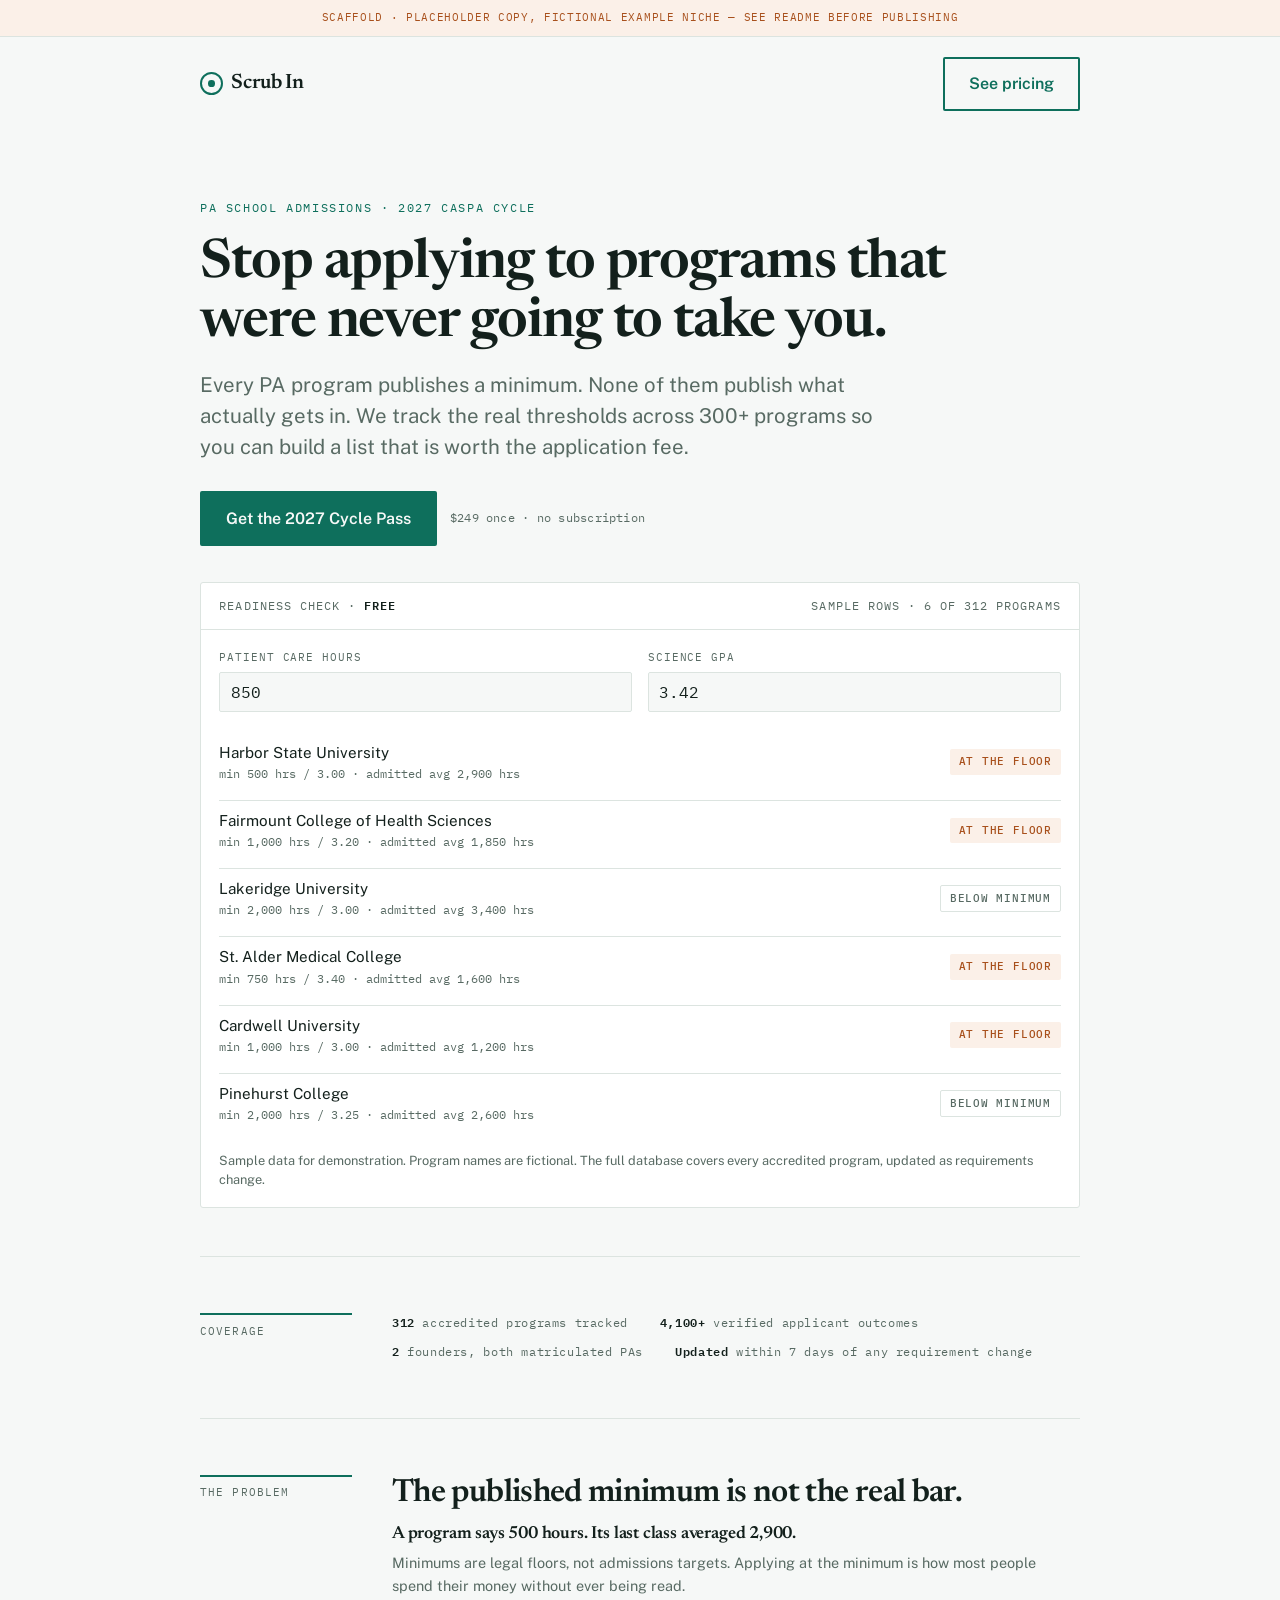
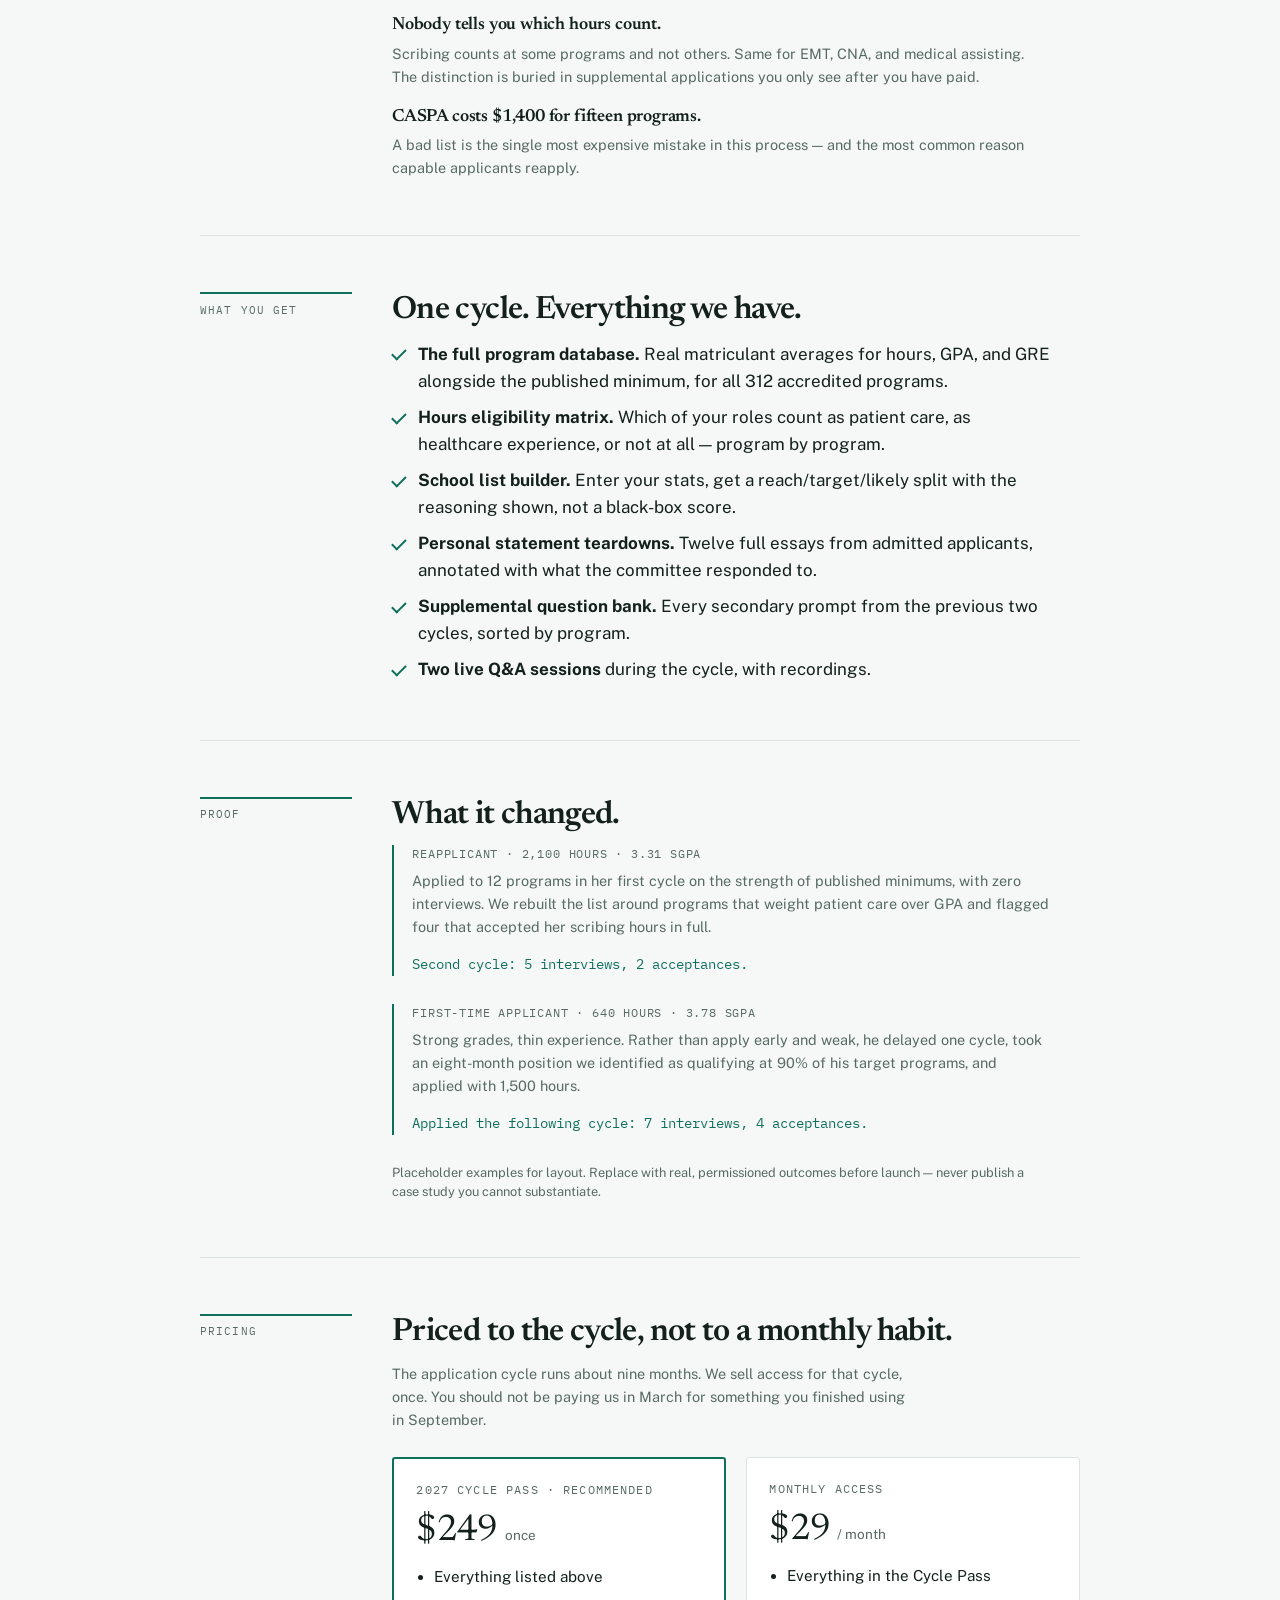
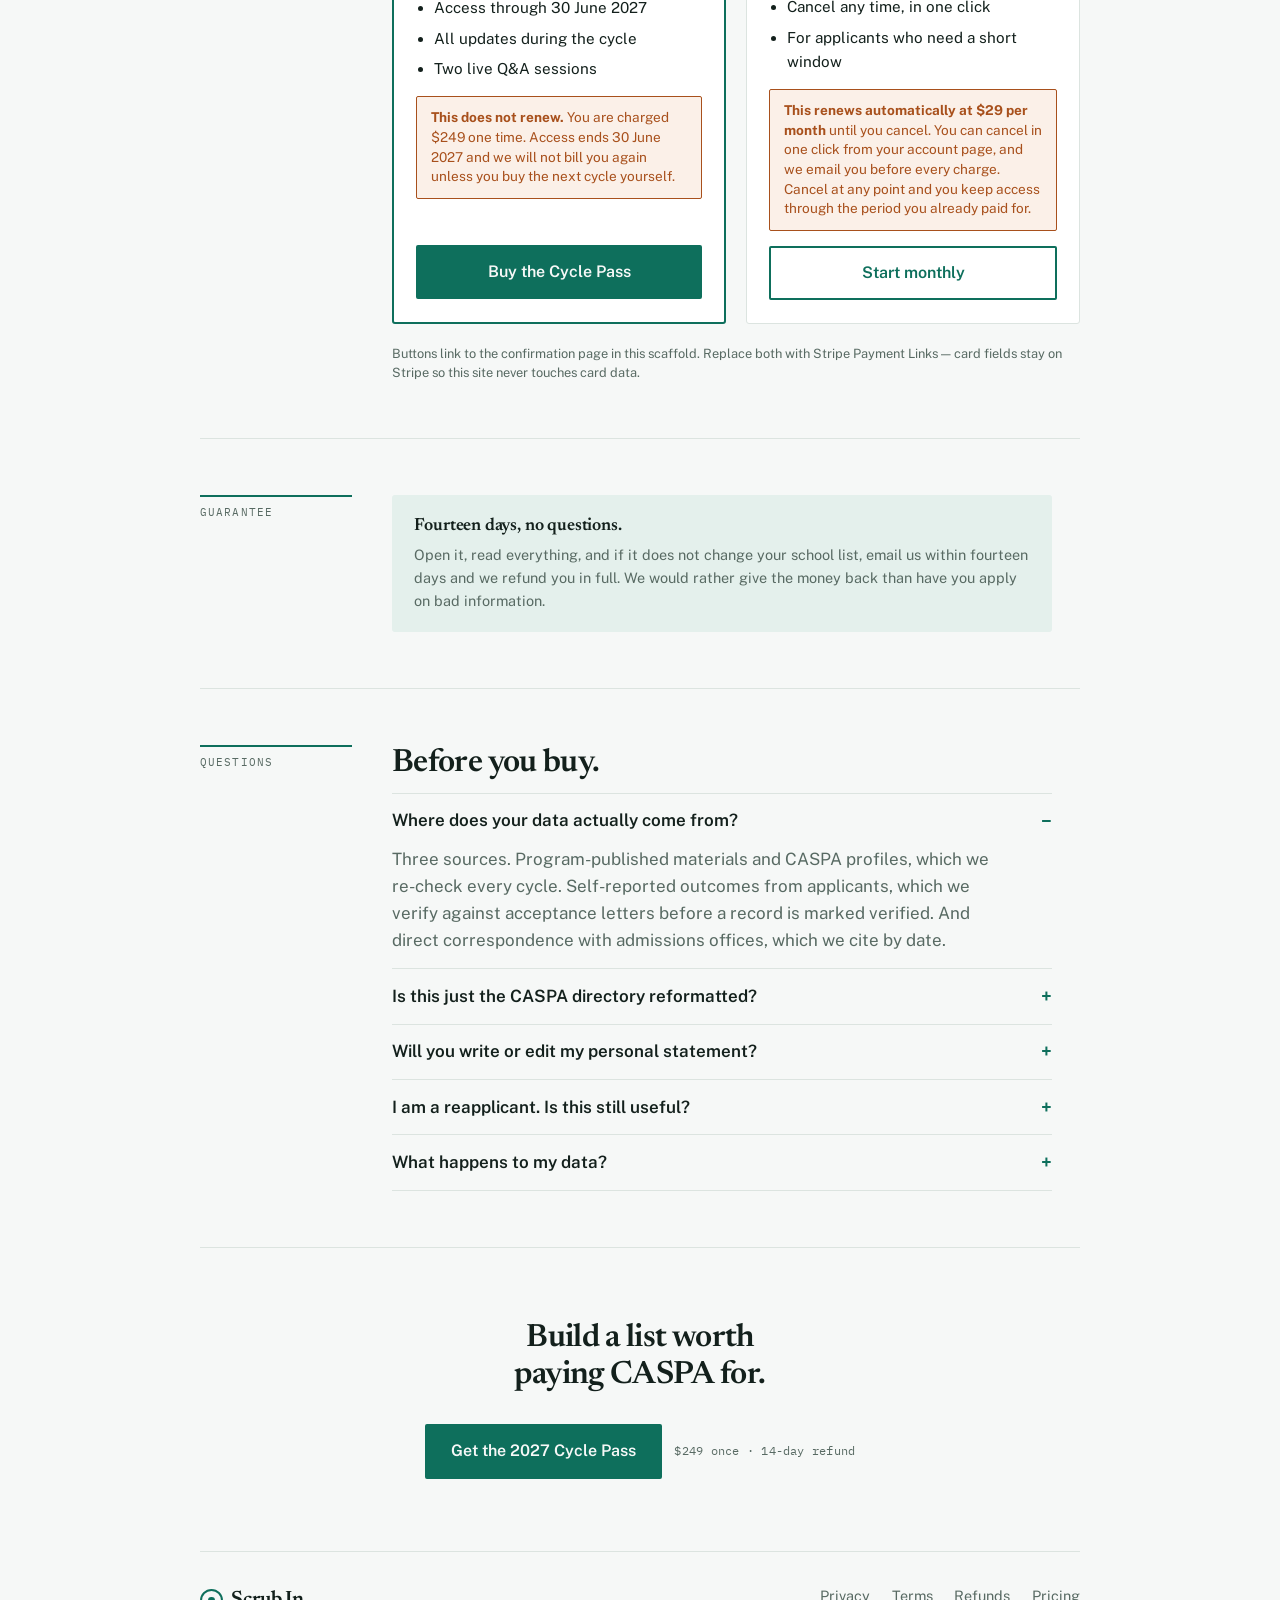
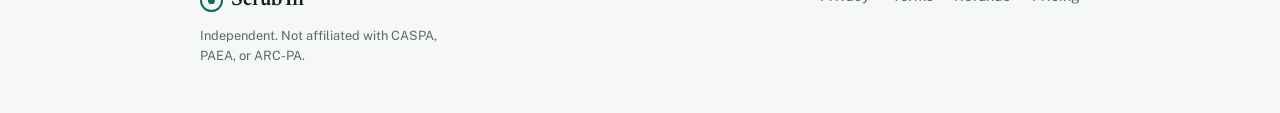
<file: venture/index.html>
<!doctype html>
<html lang="en">
<head>
<meta charset="utf-8">
<meta name="viewport" content="width=device-width, initial-scale=1, viewport-fit=cover">
<title>Scrub In</title>
<meta name="description" content="Know which PA programs you are actually competitive for, before you spend $1,400 on CASPA.">
<link rel="preconnect" href="https://fonts.googleapis.com">
<link rel="preconnect" href="https://fonts.gstatic.com" crossorigin>
<link rel="stylesheet" href="https://fonts.googleapis.com/css2?family=IBM+Plex+Mono:wght@400;500&family=Newsreader:opsz,wght@6..72,400;6..72,600&family=Public+Sans:wght@400;600;700&display=swap">
<link rel="stylesheet" href="styles.css">
</head>
<body>

<div class="scaffold">Scaffold &middot; placeholder copy, fictional example niche &mdash; see README before publishing</div>

<div class="wrap">

  <header class="masthead">
    <a class="logo" href="index.html"><span class="mark"></span>Scrub In</a>
    <a class="btn ghost" href="#pricing">See pricing</a>
  </header>

  <!-- 1 ─ HERO -->
  <section class="hero">
    <div class="kicker">PA school admissions &middot; 2027 CASPA cycle</div>
    <h1>Stop applying to programs that were never going to take you.</h1>
    <p class="lede">Every PA program publishes a minimum. None of them publish what actually gets in. We track the real thresholds across 300+ programs so you can build a list that is worth the application fee.</p>

    <div class="cta-row">
      <a class="btn" href="#pricing">Get the 2027 Cycle Pass</a>
      <span class="btn-note">$249 once &middot; no subscription</span>
    </div>

    <!-- free tool before the paywall: the thesis of the whole business -->
    <div class="chart">
      <div class="chart-head">
        <span>Readiness check &middot; <strong>free</strong></span>
        <span>Sample rows &middot; 6 of 312 programs</span>
      </div>
      <div class="chart-body">
        <div class="inputs">
          <label>
            <span class="lab">Patient care hours</span>
            <input id="pce" type="number" inputmode="numeric" min="0" max="20000" step="50" value="850">
          </label>
          <label>
            <span class="lab">Science GPA</span>
            <input id="gpa" type="number" inputmode="decimal" min="0" max="4" step="0.01" value="3.42">
          </label>
        </div>
        <div class="results" id="results"></div>
        <p class="tiny" style="margin-top:1.1rem">Sample data for demonstration. Program names are fictional. The full database covers every accredited program, updated as requirements change.</p>
      </div>
    </div>
  </section>

  <!-- 2 ─ CREDIBILITY -->
  <section class="block wide">
    <div class="field">Coverage</div>
    <div class="body">
      <div class="cred">
        <span><b>312</b> accredited programs tracked</span>
        <span><b>4,100+</b> verified applicant outcomes</span>
        <span><b>2</b> founders, both matriculated PAs</span>
        <span><b>Updated</b> within 7 days of any requirement change</span>
      </div>
    </div>
  </section>

  <!-- 3 ─ THE PROBLEM -->
  <section class="block">
    <div class="field">The problem</div>
    <div class="body">
      <h2>The published minimum is not the real bar.</h2>
      <ul class="plain">
        <li>
          <h3>A program says 500 hours. Its last class averaged 2,900.</h3>
          <p class="small">Minimums are legal floors, not admissions targets. Applying at the minimum is how most people spend their money without ever being read.</p>
        </li>
        <li>
          <h3>Nobody tells you which hours count.</h3>
          <p class="small">Scribing counts at some programs and not others. Same for EMT, CNA, and medical assisting. The distinction is buried in supplemental applications you only see after you have paid.</p>
        </li>
        <li>
          <h3>CASPA costs $1,400 for fifteen programs.</h3>
          <p class="small">A bad list is the single most expensive mistake in this process &mdash; and the most common reason capable applicants reapply.</p>
        </li>
      </ul>
    </div>
  </section>

  <!-- 4 ─ THE OFFER -->
  <section class="block">
    <div class="field">What you get</div>
    <div class="body">
      <h2>One cycle. Everything we have.</h2>
      <ul class="ticks">
        <li><strong>The full program database.</strong> Real matriculant averages for hours, GPA, and GRE alongside the published minimum, for all 312 accredited programs.</li>
        <li><strong>Hours eligibility matrix.</strong> Which of your roles count as patient care, as healthcare experience, or not at all &mdash; program by program.</li>
        <li><strong>School list builder.</strong> Enter your stats, get a reach/target/likely split with the reasoning shown, not a black-box score.</li>
        <li><strong>Personal statement teardowns.</strong> Twelve full essays from admitted applicants, annotated with what the committee responded to.</li>
        <li><strong>Supplemental question bank.</strong> Every secondary prompt from the previous two cycles, sorted by program.</li>
        <li><strong>Two live Q&amp;A sessions</strong> during the cycle, with recordings.</li>
      </ul>
    </div>
  </section>

  <!-- 5 ─ PROOF -->
  <section class="block">
    <div class="field">Proof</div>
    <div class="body">
      <h2>What it changed.</h2>

      <div class="case">
        <div class="meta">Reapplicant &middot; 2,100 hours &middot; 3.31 sGPA</div>
        <p class="small">Applied to 12 programs in her first cycle on the strength of published minimums, with zero interviews. We rebuilt the list around programs that weight patient care over GPA and flagged four that accepted her scribing hours in full.</p>
        <p class="result">Second cycle: 5 interviews, 2 acceptances.</p>
      </div>

      <div class="case">
        <div class="meta">First-time applicant &middot; 640 hours &middot; 3.78 sGPA</div>
        <p class="small">Strong grades, thin experience. Rather than apply early and weak, he delayed one cycle, took an eight-month position we identified as qualifying at 90% of his target programs, and applied with 1,500 hours.</p>
        <p class="result">Applied the following cycle: 7 interviews, 4 acceptances.</p>
      </div>

      <p class="tiny" style="margin-top:1.5rem">Placeholder examples for layout. Replace with real, permissioned outcomes before launch &mdash; never publish a case study you cannot substantiate.</p>
    </div>
  </section>

  <!-- 6 ─ PRICING -->
  <section class="block wide" id="pricing">
    <div class="field">Pricing</div>
    <div class="body">
      <h2>Priced to the cycle, not to a monthly habit.</h2>
      <p class="small" style="max-width:58ch;margin-bottom:1.6rem">The application cycle runs about nine months. We sell access for that cycle, once. You should not be paying us in March for something you finished using in September.</p>

      <div class="tiers">
        <div class="tier lead">
          <div class="tname">2027 Cycle Pass &middot; recommended</div>
          <div class="price">$249 <span>once</span></div>
          <ul>
            <li>Everything listed above</li>
            <li>Access through 30 June 2027</li>
            <li>All updates during the cycle</li>
            <li>Two live Q&amp;A sessions</li>
          </ul>
          <div class="renewal"><strong>This does not renew.</strong> You are charged $249 one time. Access ends 30 June 2027 and we will not bill you again unless you buy the next cycle yourself.</div>
          <a class="btn" href="thanks.html">Buy the Cycle Pass</a>
        </div>

        <div class="tier">
          <div class="tname">Monthly access</div>
          <div class="price">$29 <span>/ month</span></div>
          <ul>
            <li>Everything in the Cycle Pass</li>
            <li>Cancel any time, in one click</li>
            <li>For applicants who need a short window</li>
          </ul>
          <div class="renewal"><strong>This renews automatically at $29 per month</strong> until you cancel. You can cancel in one click from your account page, and we email you before every charge. Cancel at any point and you keep access through the period you already paid for.</div>
          <a class="btn ghost" href="thanks.html">Start monthly</a>
        </div>
      </div>

      <p class="tiny" style="margin-top:1.25rem">Buttons link to the confirmation page in this scaffold. Replace both with Stripe Payment Links &mdash; card fields stay on Stripe so this site never touches card data.</p>
    </div>
  </section>

  <!-- 7 ─ RISK REVERSAL -->
  <section class="block">
    <div class="field">Guarantee</div>
    <div class="body">
      <div class="guarantee">
        <h3>Fourteen days, no questions.</h3>
        <p class="small" style="margin:0">Open it, read everything, and if it does not change your school list, email us within fourteen days and we refund you in full. We would rather give the money back than have you apply on bad information.</p>
      </div>
    </div>
  </section>

  <!-- 8 ─ FAQ -->
  <section class="block">
    <div class="field">Questions</div>
    <div class="body">
      <h2>Before you buy.</h2>

      <details open>
        <summary>Where does your data actually come from?</summary>
        <div class="ans">Three sources. Program-published materials and CASPA profiles, which we re-check every cycle. Self-reported outcomes from applicants, which we verify against acceptance letters before a record is marked verified. And direct correspondence with admissions offices, which we cite by date.</div>
      </details>

      <details>
        <summary>Is this just the CASPA directory reformatted?</summary>
        <div class="ans">No. CASPA publishes the minimum. We publish what the admitted class actually looked like, which is almost always a different number, and the gap between those two is the entire product.</div>
      </details>

      <details>
        <summary>Will you write or edit my personal statement?</summary>
        <div class="ans">No. We show you twelve admitted essays with annotations explaining what worked, and we will review a draft you wrote. We do not write application material. Programs treat consultant-written essays as fraud, and so do we.</div>
      </details>

      <details>
        <summary>I am a reapplicant. Is this still useful?</summary>
        <div class="ans">It is most useful for reapplicants. The usual reason a second cycle fails is that the list did not change, only the essay did.</div>
      </details>

      <details>
        <summary>What happens to my data?</summary>
        <div class="ans">We store what you enter to run your list and nothing else. We never sell it, never share it with programs, and you can export or delete everything from your account page at any time. Anything that appears in our published statistics is aggregated and never identifies you.</div>
      </details>
    </div>
  </section>

  <!-- 9 ─ FINAL CTA -->
  <section class="final">
    <h2>Build a list worth paying CASPA for.</h2>
    <div class="cta-row">
      <a class="btn" href="#pricing">Get the 2027 Cycle Pass</a>
      <span class="btn-note">$249 once &middot; 14-day refund</span>
    </div>
  </section>

  <footer>
    <div class="foot-grid">
      <div>
        <a class="logo" href="index.html"><span class="mark"></span>Scrub In</a>
        <p class="tiny" style="margin-top:.6rem;max-width:30ch">Independent. Not affiliated with CASPA, PAEA, or ARC-PA.</p>
      </div>
      <div class="foot-links">
        <a href="privacy.html">Privacy</a>
        <a href="terms.html">Terms</a>
        <a href="refunds.html">Refunds</a>
        <a href="#pricing">Pricing</a>
      </div>
    </div>
  </footer>

</div>

<script>
// Sample program rows. Fictional names, realistic shape.
var PROGRAMS = [
  { name: "Harbor State University",            hours: 500,  gpa: 3.00, avgHours: 2900 },
  { name: "Fairmount College of Health Sciences", hours: 1000, gpa: 3.20, avgHours: 1850 },
  { name: "Lakeridge University",               hours: 2000, gpa: 3.00, avgHours: 3400 },
  { name: "St. Alder Medical College",          hours: 750,  gpa: 3.40, avgHours: 1600 },
  { name: "Cardwell University",                hours: 1000, gpa: 3.00, avgHours: 1200 },
  { name: "Pinehurst College",                  hours: 2000, gpa: 3.25, avgHours: 2600 }
];

// Pure: returns "ok" | "near" | "no" for a given applicant against a program.
function assess(pce, gpa, p) {
  if (pce >= p.avgHours && gpa >= p.gpa) return "ok";
  if (pce >= p.hours && gpa >= p.gpa)    return "near";
  if (pce >= p.hours * 0.8 && gpa >= p.gpa - 0.1) return "near";
  return "no";
}

var LABEL = { ok: "Competitive", near: "At the floor", no: "Below minimum" };

function render() {
  var pce = parseFloat(document.getElementById("pce").value);
  var gpa = parseFloat(document.getElementById("gpa").value);
  if (isNaN(pce)) pce = 0;
  if (isNaN(gpa)) gpa = 0;

  var html = "";
  for (var i = 0; i < PROGRAMS.length; i++) {
    var p = PROGRAMS[i];
    var s = assess(pce, gpa, p);
    html += '<div class="row">' +
              '<div class="name">' + p.name +
                '<span class="req">min ' + p.hours.toLocaleString() + ' hrs / ' + p.gpa.toFixed(2) +
                ' &middot; admitted avg ' + p.avgHours.toLocaleString() + ' hrs</span>' +
              '</div>' +
              '<span class="pill ' + s + '">' + LABEL[s] + '</span>' +
            '</div>';
  }
  document.getElementById("results").innerHTML = html;
}

document.getElementById("pce").addEventListener("input", render);
document.getElementById("gpa").addEventListener("input", render);
render();
</script>

</body>
</html>
</file>
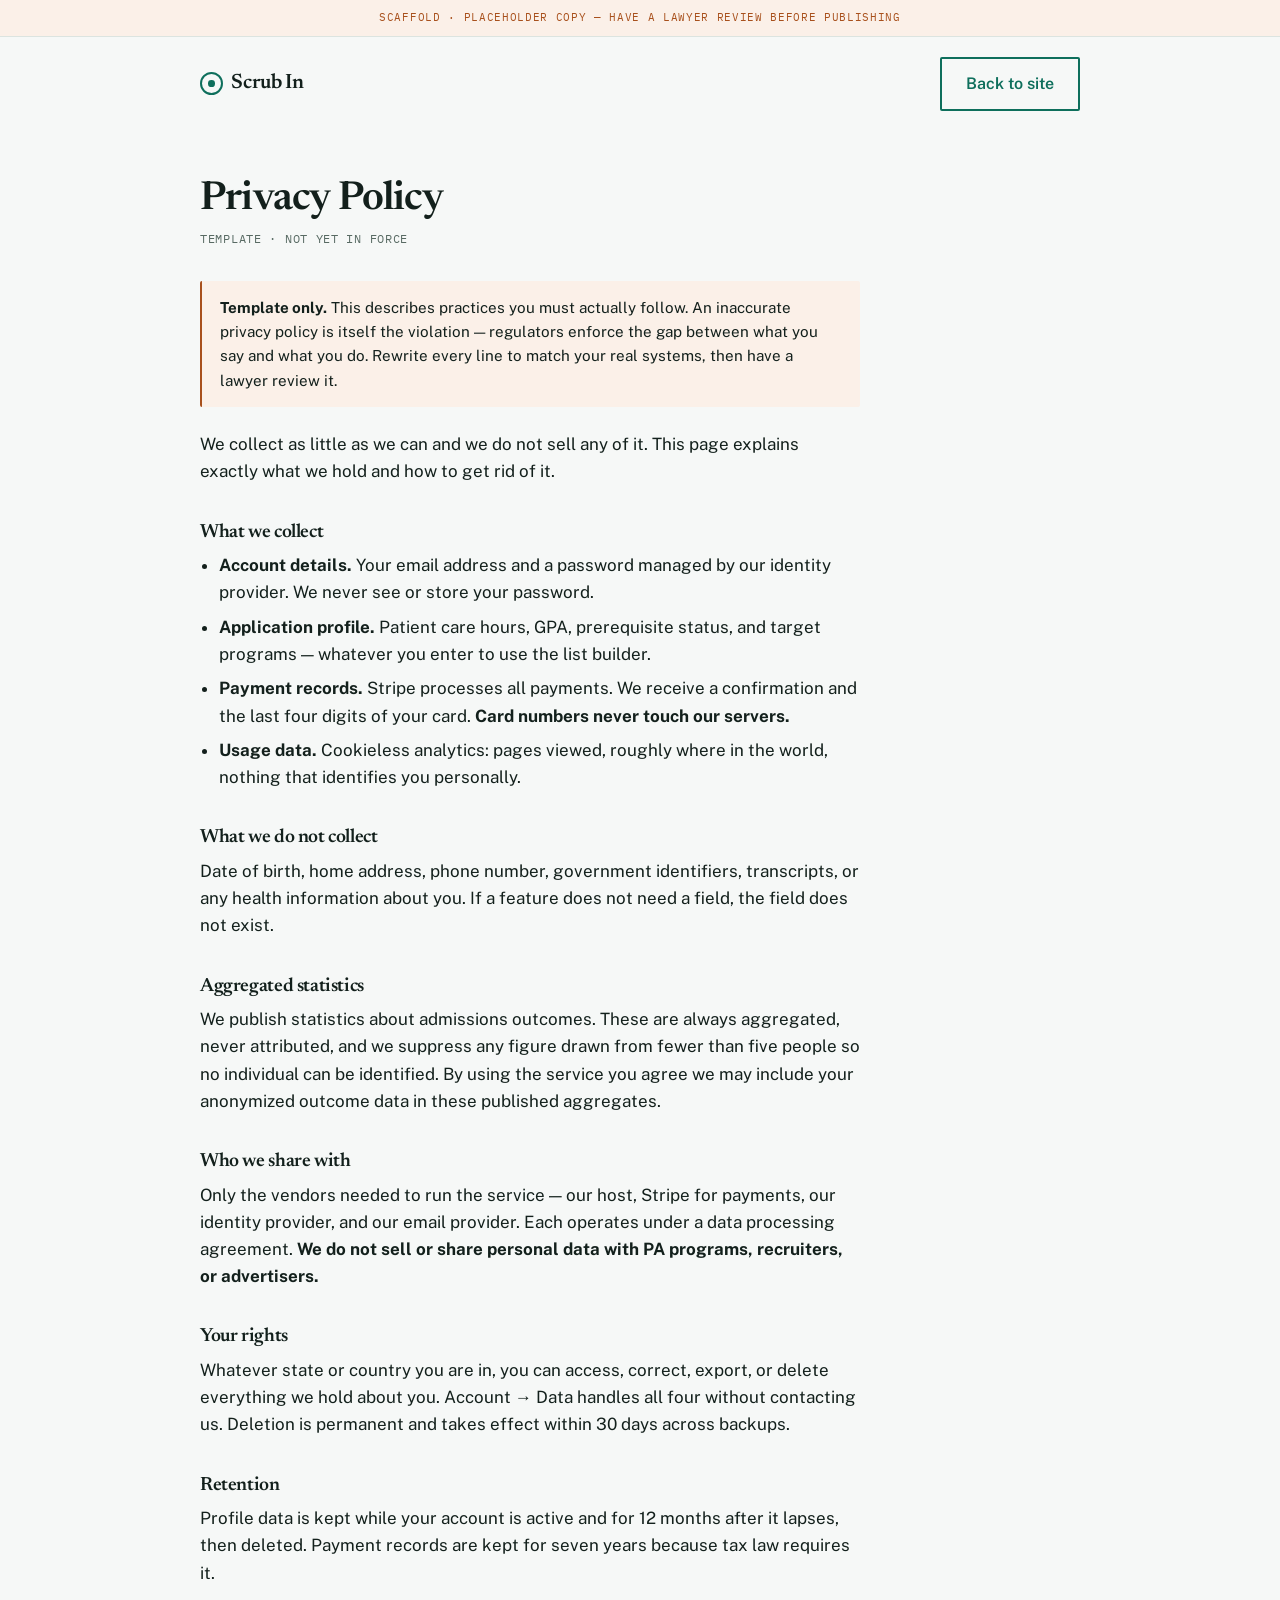
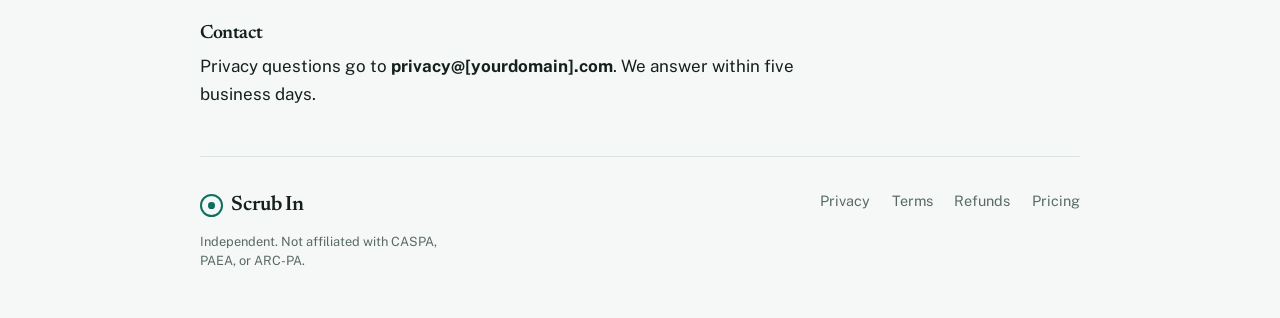
<file: venture/privacy.html>
<!doctype html>
<html lang="en">
<head>
<meta charset="utf-8">
<meta name="viewport" content="width=device-width, initial-scale=1, viewport-fit=cover">
<title>Privacy Policy</title>
<meta name="description" content="What Scrub In collects, why, and how to delete it.">
<meta name="robots" content="index">
<link rel="preconnect" href="https://fonts.googleapis.com">
<link rel="preconnect" href="https://fonts.gstatic.com" crossorigin>
<link rel="stylesheet" href="https://fonts.googleapis.com/css2?family=IBM+Plex+Mono:wght@400;500&family=Newsreader:opsz,wght@6..72,400;6..72,600&family=Public+Sans:wght@400;600;700&display=swap">
<link rel="stylesheet" href="styles.css">
</head>
<body>
<div class="scaffold">Scaffold &middot; placeholder copy &mdash; have a lawyer review before publishing</div>
<div class="wrap">
  <header class="masthead">
    <a class="logo" href="index.html"><span class="mark"></span>Scrub In</a>
    <a class="btn ghost" href="index.html">Back to site</a>
  </header>
  <article class="doc">
    <h1>Privacy Policy</h1>
    <div class="updated">Template &middot; not yet in force</div>

    <div class="callout"><strong>Template only.</strong> This describes practices you must actually follow. An inaccurate privacy policy is itself the violation &mdash; regulators enforce the gap between what you say and what you do. Rewrite every line to match your real systems, then have a lawyer review it.</div>

    <p>We collect as little as we can and we do not sell any of it. This page explains exactly what we hold and how to get rid of it.</p>

    <h2>What we collect</h2>
    <ul>
      <li><strong>Account details.</strong> Your email address and a password managed by our identity provider. We never see or store your password.</li>
      <li><strong>Application profile.</strong> Patient care hours, GPA, prerequisite status, and target programs &mdash; whatever you enter to use the list builder.</li>
      <li><strong>Payment records.</strong> Stripe processes all payments. We receive a confirmation and the last four digits of your card. <strong>Card numbers never touch our servers.</strong></li>
      <li><strong>Usage data.</strong> Cookieless analytics: pages viewed, roughly where in the world, nothing that identifies you personally.</li>
    </ul>

    <h2>What we do not collect</h2>
    <p>Date of birth, home address, phone number, government identifiers, transcripts, or any health information about you. If a feature does not need a field, the field does not exist.</p>

    <h2>Aggregated statistics</h2>
    <p>We publish statistics about admissions outcomes. These are always aggregated, never attributed, and we suppress any figure drawn from fewer than five people so no individual can be identified. By using the service you agree we may include your anonymized outcome data in these published aggregates.</p>

    <h2>Who we share with</h2>
    <p>Only the vendors needed to run the service &mdash; our host, Stripe for payments, our identity provider, and our email provider. Each operates under a data processing agreement. <strong>We do not sell or share personal data with PA programs, recruiters, or advertisers.</strong></p>

    <h2>Your rights</h2>
    <p>Whatever state or country you are in, you can access, correct, export, or delete everything we hold about you. Account &rarr; Data handles all four without contacting us. Deletion is permanent and takes effect within 30 days across backups.</p>

    <h2>Retention</h2>
    <p>Profile data is kept while your account is active and for 12 months after it lapses, then deleted. Payment records are kept for seven years because tax law requires it.</p>

    <h2>Contact</h2>
    <p>Privacy questions go to <strong>privacy@[yourdomain].com</strong>. We answer within five business days.</p>
  </article>
  <footer>
    <div class="foot-grid">
      <div>
        <a class="logo" href="index.html"><span class="mark"></span>Scrub In</a>
        <p class="tiny" style="margin-top:.6rem;max-width:30ch">Independent. Not affiliated with CASPA, PAEA, or ARC-PA.</p>
      </div>
      <div class="foot-links">
        <a href="privacy.html">Privacy</a>
        <a href="terms.html">Terms</a>
        <a href="refunds.html">Refunds</a>
        <a href="index.html#pricing">Pricing</a>
      </div>
    </div>
  </footer>
</div>
</body>
</html>
</file>
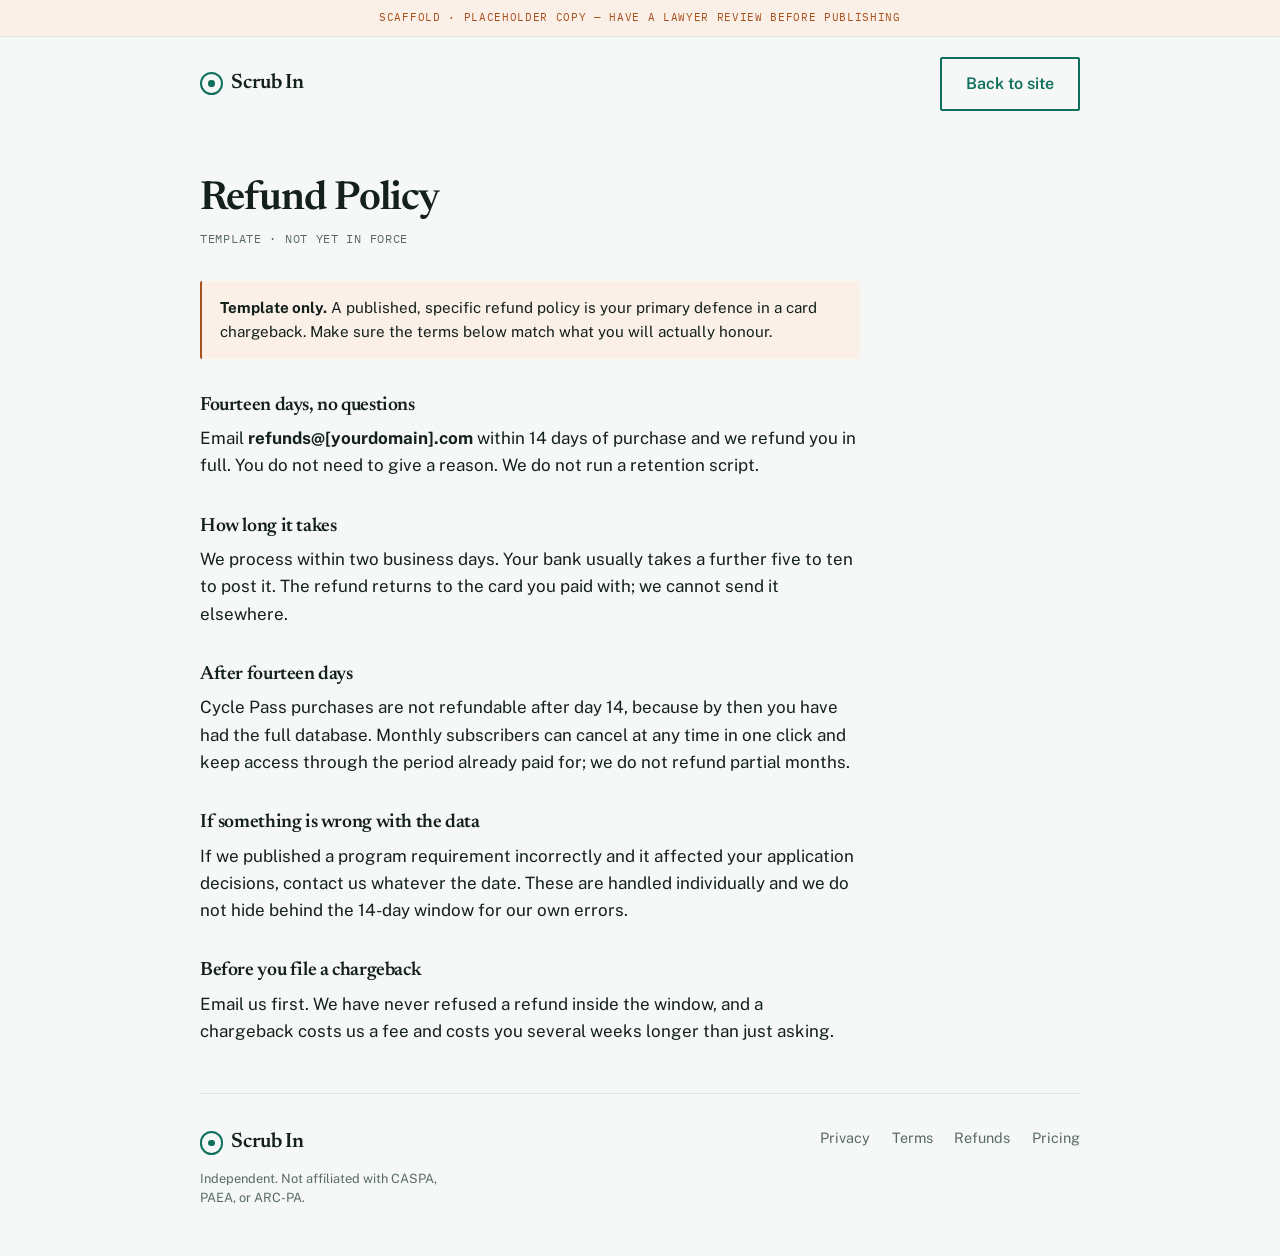
<file: venture/refunds.html>
<!doctype html>
<html lang="en">
<head>
<meta charset="utf-8">
<meta name="viewport" content="width=device-width, initial-scale=1, viewport-fit=cover">
<title>Refund Policy</title>
<meta name="description" content="Fourteen days, no questions asked.">
<meta name="robots" content="index">
<link rel="preconnect" href="https://fonts.googleapis.com">
<link rel="preconnect" href="https://fonts.gstatic.com" crossorigin>
<link rel="stylesheet" href="https://fonts.googleapis.com/css2?family=IBM+Plex+Mono:wght@400;500&family=Newsreader:opsz,wght@6..72,400;6..72,600&family=Public+Sans:wght@400;600;700&display=swap">
<link rel="stylesheet" href="styles.css">
</head>
<body>
<div class="scaffold">Scaffold &middot; placeholder copy &mdash; have a lawyer review before publishing</div>
<div class="wrap">
  <header class="masthead">
    <a class="logo" href="index.html"><span class="mark"></span>Scrub In</a>
    <a class="btn ghost" href="index.html">Back to site</a>
  </header>
  <article class="doc">
    <h1>Refund Policy</h1>
    <div class="updated">Template &middot; not yet in force</div>

    <div class="callout"><strong>Template only.</strong> A published, specific refund policy is your primary defence in a card chargeback. Make sure the terms below match what you will actually honour.</div>

    <h2>Fourteen days, no questions</h2>
    <p>Email <strong>refunds@[yourdomain].com</strong> within 14 days of purchase and we refund you in full. You do not need to give a reason. We do not run a retention script.</p>

    <h2>How long it takes</h2>
    <p>We process within two business days. Your bank usually takes a further five to ten to post it. The refund returns to the card you paid with; we cannot send it elsewhere.</p>

    <h2>After fourteen days</h2>
    <p>Cycle Pass purchases are not refundable after day 14, because by then you have had the full database. Monthly subscribers can cancel at any time in one click and keep access through the period already paid for; we do not refund partial months.</p>

    <h2>If something is wrong with the data</h2>
    <p>If we published a program requirement incorrectly and it affected your application decisions, contact us whatever the date. These are handled individually and we do not hide behind the 14-day window for our own errors.</p>

    <h2>Before you file a chargeback</h2>
    <p>Email us first. We have never refused a refund inside the window, and a chargeback costs us a fee and costs you several weeks longer than just asking.</p>
  </article>
  <footer>
    <div class="foot-grid">
      <div>
        <a class="logo" href="index.html"><span class="mark"></span>Scrub In</a>
        <p class="tiny" style="margin-top:.6rem;max-width:30ch">Independent. Not affiliated with CASPA, PAEA, or ARC-PA.</p>
      </div>
      <div class="foot-links">
        <a href="privacy.html">Privacy</a>
        <a href="terms.html">Terms</a>
        <a href="refunds.html">Refunds</a>
        <a href="index.html#pricing">Pricing</a>
      </div>
    </div>
  </footer>
</div>
</body>
</html>
</file>
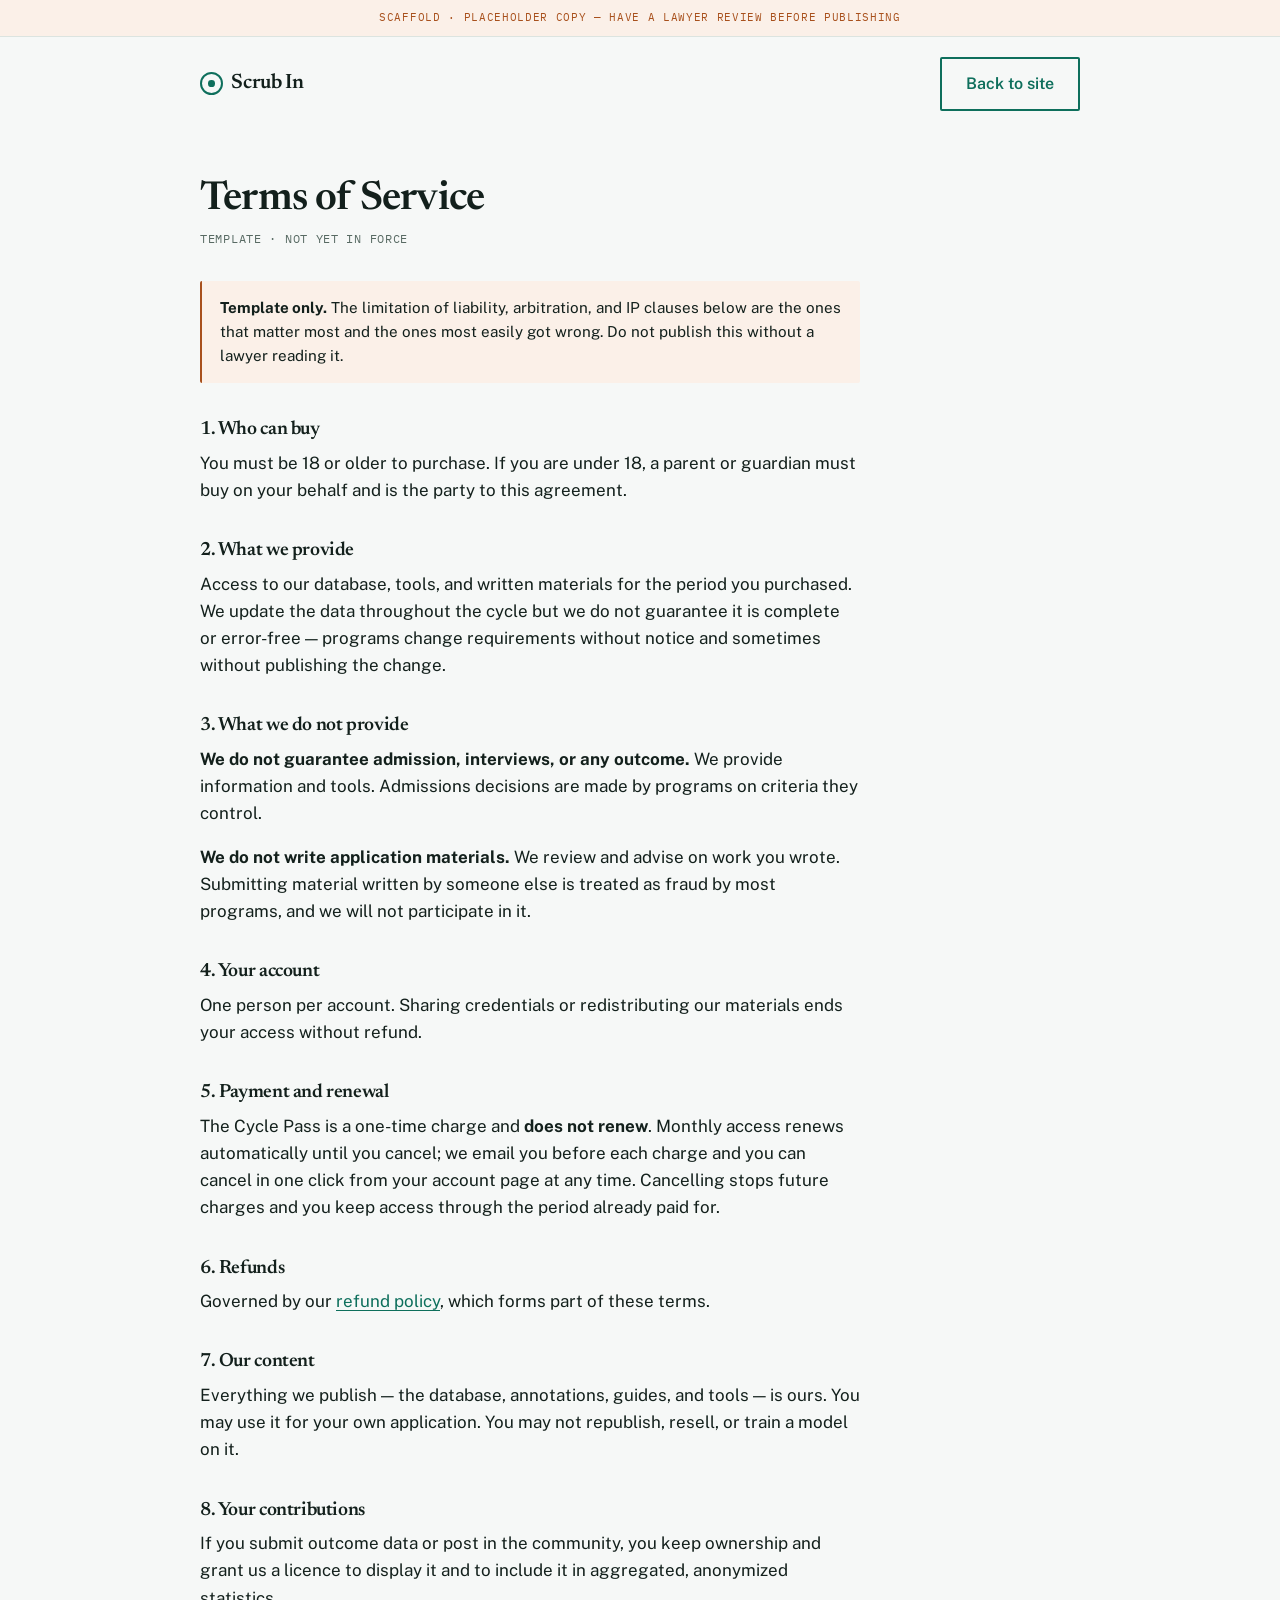
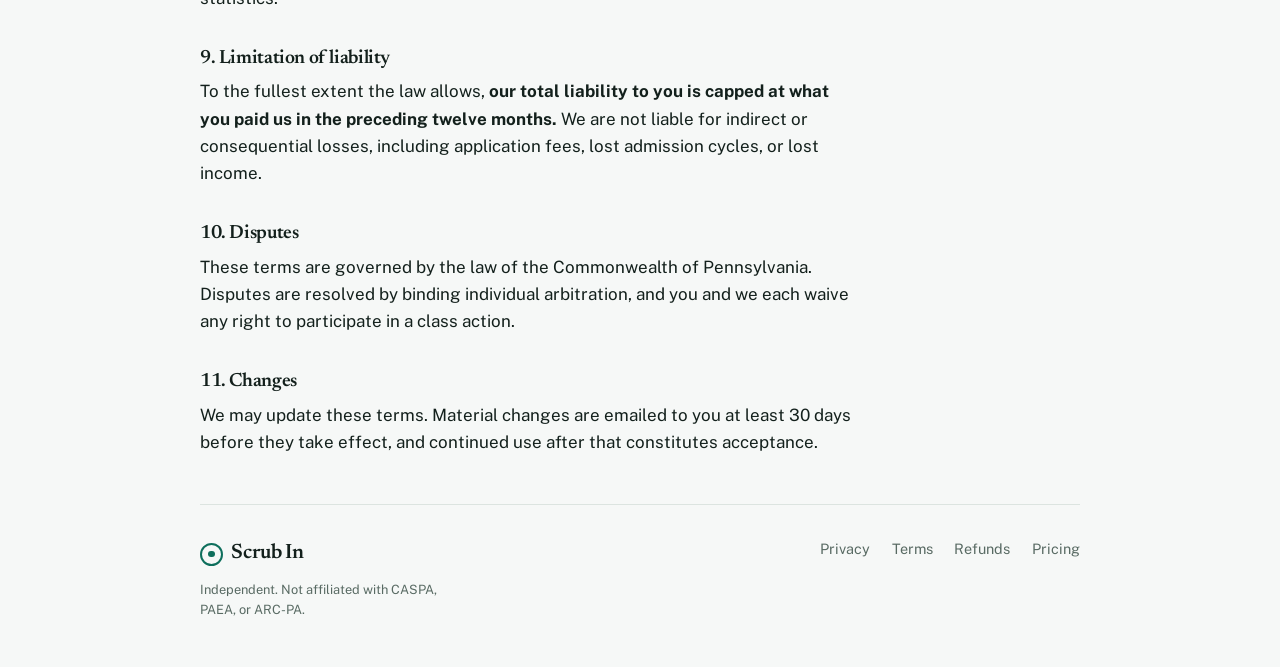
<file: venture/terms.html>
<!doctype html>
<html lang="en">
<head>
<meta charset="utf-8">
<meta name="viewport" content="width=device-width, initial-scale=1, viewport-fit=cover">
<title>Terms of Service</title>
<meta name="description" content="The agreement between you and Scrub In.">
<meta name="robots" content="index">
<link rel="preconnect" href="https://fonts.googleapis.com">
<link rel="preconnect" href="https://fonts.gstatic.com" crossorigin>
<link rel="stylesheet" href="https://fonts.googleapis.com/css2?family=IBM+Plex+Mono:wght@400;500&family=Newsreader:opsz,wght@6..72,400;6..72,600&family=Public+Sans:wght@400;600;700&display=swap">
<link rel="stylesheet" href="styles.css">
</head>
<body>
<div class="scaffold">Scaffold &middot; placeholder copy &mdash; have a lawyer review before publishing</div>
<div class="wrap">
  <header class="masthead">
    <a class="logo" href="index.html"><span class="mark"></span>Scrub In</a>
    <a class="btn ghost" href="index.html">Back to site</a>
  </header>
  <article class="doc">
    <h1>Terms of Service</h1>
    <div class="updated">Template &middot; not yet in force</div>

    <div class="callout"><strong>Template only.</strong> The limitation of liability, arbitration, and IP clauses below are the ones that matter most and the ones most easily got wrong. Do not publish this without a lawyer reading it.</div>

    <h2>1. Who can buy</h2>
    <p>You must be 18 or older to purchase. If you are under 18, a parent or guardian must buy on your behalf and is the party to this agreement.</p>

    <h2>2. What we provide</h2>
    <p>Access to our database, tools, and written materials for the period you purchased. We update the data throughout the cycle but we do not guarantee it is complete or error-free &mdash; programs change requirements without notice and sometimes without publishing the change.</p>

    <h2>3. What we do not provide</h2>
    <p><strong>We do not guarantee admission, interviews, or any outcome.</strong> We provide information and tools. Admissions decisions are made by programs on criteria they control.</p>
    <p><strong>We do not write application materials.</strong> We review and advise on work you wrote. Submitting material written by someone else is treated as fraud by most programs, and we will not participate in it.</p>

    <h2>4. Your account</h2>
    <p>One person per account. Sharing credentials or redistributing our materials ends your access without refund.</p>

    <h2>5. Payment and renewal</h2>
    <p>The Cycle Pass is a one-time charge and <strong>does not renew</strong>. Monthly access renews automatically until you cancel; we email you before each charge and you can cancel in one click from your account page at any time. Cancelling stops future charges and you keep access through the period already paid for.</p>

    <h2>6. Refunds</h2>
    <p>Governed by our <a href="refunds.html">refund policy</a>, which forms part of these terms.</p>

    <h2>7. Our content</h2>
    <p>Everything we publish &mdash; the database, annotations, guides, and tools &mdash; is ours. You may use it for your own application. You may not republish, resell, or train a model on it.</p>

    <h2>8. Your contributions</h2>
    <p>If you submit outcome data or post in the community, you keep ownership and grant us a licence to display it and to include it in aggregated, anonymized statistics.</p>

    <h2>9. Limitation of liability</h2>
    <p>To the fullest extent the law allows, <strong>our total liability to you is capped at what you paid us in the preceding twelve months.</strong> We are not liable for indirect or consequential losses, including application fees, lost admission cycles, or lost income.</p>

    <h2>10. Disputes</h2>
    <p>These terms are governed by the law of the Commonwealth of Pennsylvania. Disputes are resolved by binding individual arbitration, and you and we each waive any right to participate in a class action.</p>

    <h2>11. Changes</h2>
    <p>We may update these terms. Material changes are emailed to you at least 30 days before they take effect, and continued use after that constitutes acceptance.</p>
  </article>
  <footer>
    <div class="foot-grid">
      <div>
        <a class="logo" href="index.html"><span class="mark"></span>Scrub In</a>
        <p class="tiny" style="margin-top:.6rem;max-width:30ch">Independent. Not affiliated with CASPA, PAEA, or ARC-PA.</p>
      </div>
      <div class="foot-links">
        <a href="privacy.html">Privacy</a>
        <a href="terms.html">Terms</a>
        <a href="refunds.html">Refunds</a>
        <a href="index.html#pricing">Pricing</a>
      </div>
    </div>
  </footer>
</div>
</body>
</html>
</file>
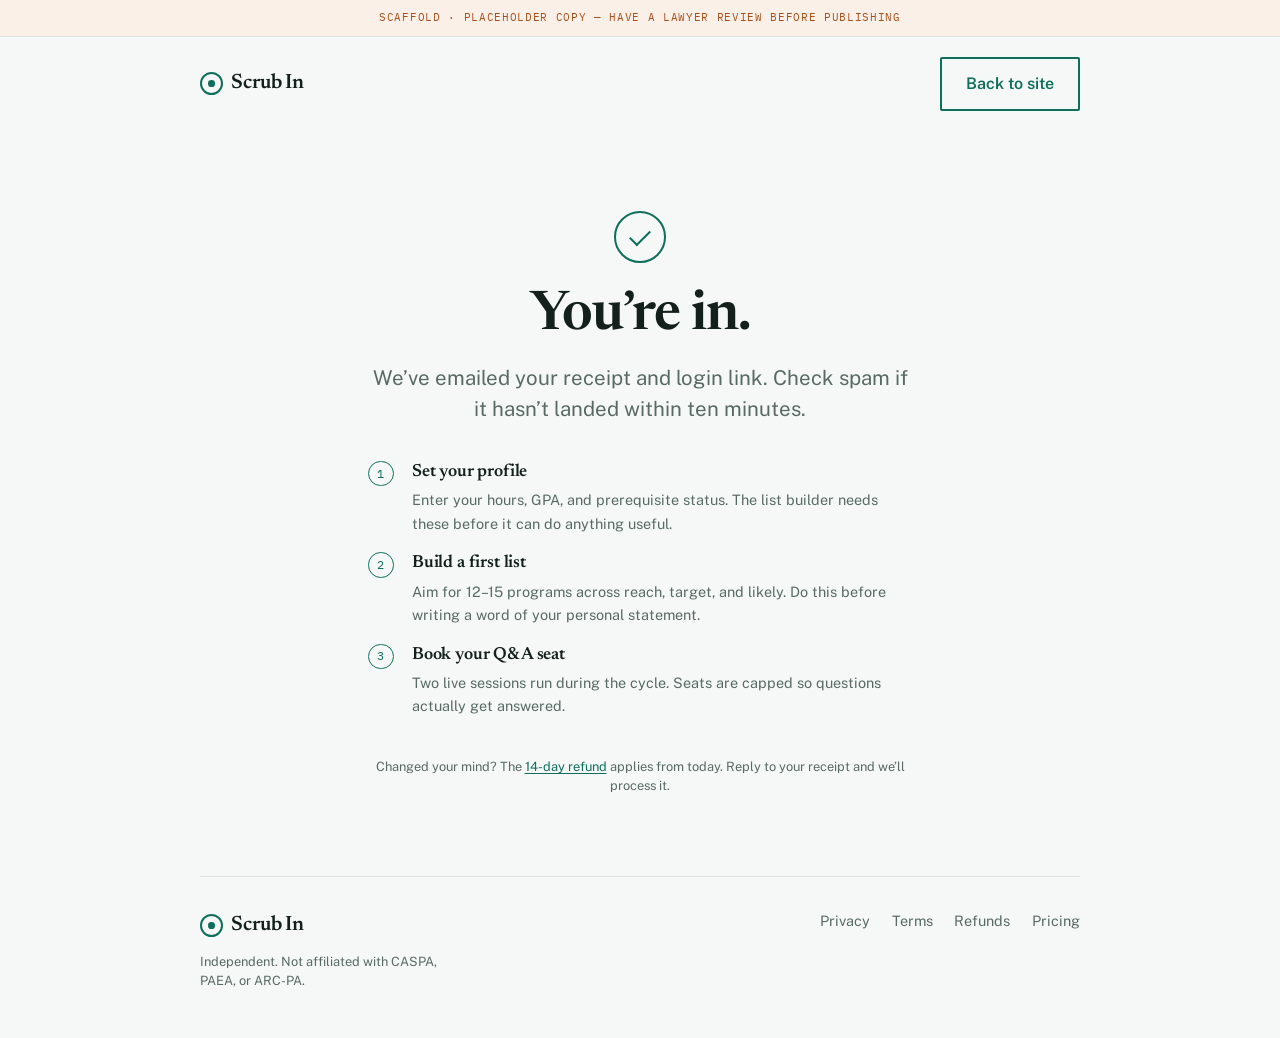
<file: venture/thanks.html>
<!doctype html>
<html lang="en">
<head>
<meta charset="utf-8">
<meta name="viewport" content="width=device-width, initial-scale=1, viewport-fit=cover">
<title>Order Confirmed</title>
<meta name="description" content="Your Scrub In order is confirmed.">
<meta name="robots" content="noindex">
<link rel="preconnect" href="https://fonts.googleapis.com">
<link rel="preconnect" href="https://fonts.gstatic.com" crossorigin>
<link rel="stylesheet" href="https://fonts.googleapis.com/css2?family=IBM+Plex+Mono:wght@400;500&family=Newsreader:opsz,wght@6..72,400;6..72,600&family=Public+Sans:wght@400;600;700&display=swap">
<link rel="stylesheet" href="styles.css">
</head>
<body>
<div class="scaffold">Scaffold &middot; placeholder copy &mdash; have a lawyer review before publishing</div>
<div class="wrap">
  <header class="masthead">
    <a class="logo" href="index.html"><span class="mark"></span>Scrub In</a>
    <a class="btn ghost" href="index.html">Back to site</a>
  </header>
  <section class="confirm">
    <div class="seal"></div>
    <h1>You&rsquo;re in.</h1>
    <p class="lede">We&rsquo;ve emailed your receipt and login link. Check spam if it hasn&rsquo;t landed within ten minutes.</p>

    <div class="steps">
      <div class="step">
        <span class="n">1</span>
        <div>
          <h3>Set your profile</h3>
          <p class="small">Enter your hours, GPA, and prerequisite status. The list builder needs these before it can do anything useful.</p>
        </div>
      </div>
      <div class="step">
        <span class="n">2</span>
        <div>
          <h3>Build a first list</h3>
          <p class="small">Aim for 12&ndash;15 programs across reach, target, and likely. Do this before writing a word of your personal statement.</p>
        </div>
      </div>
      <div class="step">
        <span class="n">3</span>
        <div>
          <h3>Book your Q&amp;A seat</h3>
          <p class="small">Two live sessions run during the cycle. Seats are capped so questions actually get answered.</p>
        </div>
      </div>
    </div>

    <p class="tiny" style="margin-top:2.5rem">Changed your mind? The <a href="refunds.html">14-day refund</a> applies from today. Reply to your receipt and we&rsquo;ll process it.</p>
  </section>
  <footer>
    <div class="foot-grid">
      <div>
        <a class="logo" href="index.html"><span class="mark"></span>Scrub In</a>
        <p class="tiny" style="margin-top:.6rem;max-width:30ch">Independent. Not affiliated with CASPA, PAEA, or ARC-PA.</p>
      </div>
      <div class="foot-links">
        <a href="privacy.html">Privacy</a>
        <a href="terms.html">Terms</a>
        <a href="refunds.html">Refunds</a>
        <a href="index.html#pricing">Pricing</a>
      </div>
    </div>
  </footer>
</div>
</body>
</html>
</file>
<file: venture/styles.css>
/* ============================================================
   Scrub In — Stage A launch site
   Layout: single reading column with a mono "chart field" rail;
   sections are record blocks separated by rules, not cards.
   ============================================================ */

:root{
  /* color — neutrals biased green toward the accent */
  --bg:#F6F8F7;
  --surface:#FFFFFF;
  --ink:#13201C;
  --muted:#586A63;
  --rule:#DCE4E0;
  --accent:#0E6F5C;
  --accent-soft:#E4F0EC;
  --flag:#A8501C;
  --flag-soft:#FBF0E8;

  /* type */
  --display:"Newsreader",Georgia,"Times New Roman",serif;
  --body:"Public Sans","Helvetica Neue",Arial,sans-serif;
  --data:"IBM Plex Mono",ui-monospace,"SFMono-Regular",Menlo,monospace;

  /* measure */
  --measure:66ch;
  --gutter:clamp(1rem,5vw,2.5rem);
}

@media (prefers-color-scheme: dark){
  :root:not([data-theme="light"]){
    --bg:#0E1513;
    --surface:#151E1A;
    --ink:#E7EDEA;
    --muted:#97A8A1;
    --rule:#28362F;
    --accent:#4FD1AC;
    --accent-soft:#14302A;
    --flag:#E6A06A;
    --flag-soft:#2A1F16;
    color-scheme:dark;
  }
}
:root[data-theme="dark"]{
  --bg:#0E1513;
  --surface:#151E1A;
  --ink:#E7EDEA;
  --muted:#97A8A1;
  --rule:#28362F;
  --accent:#4FD1AC;
  --accent-soft:#14302A;
  --flag:#E6A06A;
  --flag-soft:#2A1F16;
  color-scheme:dark;
}

*{box-sizing:border-box}
html{-webkit-text-size-adjust:100%}

body{
  margin:0;
  background:var(--bg);
  color:var(--ink);
  font-family:var(--body);
  font-size:1.0625rem;
  line-height:1.6;
  font-synthesis-weight:none;
}

img{max-width:100%;height:auto}
[hidden]{display:none!important}

a{color:var(--accent);text-underline-offset:.18em;text-decoration-thickness:.07em}
a:focus-visible,button:focus-visible,input:focus-visible,summary:focus-visible{
  outline:2px solid var(--accent);outline-offset:3px;border-radius:2px;
}

/* ---------- scaffold notice ---------- */
.scaffold{
  background:var(--flag-soft);
  color:var(--flag);
  border-bottom:1px solid var(--rule);
  font-family:var(--data);
  font-size:.7rem;
  letter-spacing:.06em;
  text-transform:uppercase;
  padding:.55rem var(--gutter);
  text-align:center;
}

/* ---------- shell ---------- */
.wrap{
  max-width:60rem;
  margin-inline:auto;
  padding-inline:var(--gutter);
}

/* record block: mono field label in a left rail on wide screens */
.block{
  border-top:1px solid var(--rule);
  padding-block:clamp(2.25rem,6vw,3.5rem);
  display:grid;
  grid-template-columns:9.5rem minmax(0,1fr);
  gap:clamp(1rem,4vw,2.5rem);
  align-items:start;
}
.block > .field{
  font-family:var(--data);
  font-size:.7rem;
  letter-spacing:.1em;
  text-transform:uppercase;
  color:var(--muted);
  padding-top:.45rem;
  border-top:2px solid var(--accent);
  align-self:start;
}
.block > .body{min-width:0;max-width:var(--measure)}
.block.wide > .body{max-width:none}

@media (max-width:48rem){
  .block{grid-template-columns:minmax(0,1fr);gap:1rem}
  .block > .field{padding-top:.4rem;max-width:12rem}
}

/* ---------- masthead ---------- */
.masthead{
  display:flex;align-items:center;justify-content:space-between;
  gap:1rem;flex-wrap:wrap;
  padding-block:1.25rem;
}
.logo{
  font-family:var(--display);
  font-weight:600;
  font-size:1.3rem;
  letter-spacing:-.015em;
  color:var(--ink);
  text-decoration:none;
  display:inline-flex;align-items:center;gap:.5rem;
}
.logo .mark{
  width:1.45rem;height:1.45rem;flex:none;
  border:2px solid var(--accent);border-radius:50%;
  display:grid;place-items:center;
}
.logo .mark::after{content:"";width:.42rem;height:.42rem;background:var(--accent);border-radius:50%}

/* ---------- type ---------- */
h1,h2,h3{font-family:var(--display);font-weight:600;text-wrap:balance;letter-spacing:-.02em;margin:0}
h1{font-size:clamp(2.1rem,6.2vw,3.4rem);line-height:1.08}
h2{font-size:clamp(1.5rem,3.6vw,2rem);line-height:1.18;margin-bottom:.65rem}
h3{font-size:1.1rem;line-height:1.3;margin-bottom:.3rem;letter-spacing:-.01em}
p{margin:0 0 1rem 0}
p:last-child{margin-bottom:0}
.lede{font-size:clamp(1.1rem,2.4vw,1.28rem);line-height:1.5;color:var(--muted);margin-top:1.1rem}
.small{font-size:.9rem;color:var(--muted)}
.tiny{font-size:.8rem;color:var(--muted);line-height:1.5}

ul.plain{list-style:none;padding:0;margin:0;display:grid;gap:1.1rem}
ul.ticks{list-style:none;padding:0;margin:0;display:grid;gap:.55rem}
ul.ticks li{position:relative;padding-left:1.6rem}
ul.ticks li::before{
  content:"";position:absolute;left:0;top:.52em;
  width:.72rem;height:.38rem;
  border-left:2px solid var(--accent);border-bottom:2px solid var(--accent);
  transform:rotate(-45deg);
}

/* ---------- hero ---------- */
.hero{padding-block:clamp(2.5rem,7vw,4.25rem) clamp(2rem,5vw,3rem)}
.hero .kicker{
  font-family:var(--data);font-size:.72rem;letter-spacing:.14em;text-transform:uppercase;
  color:var(--accent);margin-bottom:1.1rem;
}
.hero h1{max-width:22ch}
.hero .lede{max-width:52ch}
.cta-row{display:flex;flex-wrap:wrap;gap:.8rem;align-items:center;margin-top:1.8rem}

.btn{
  font-family:var(--body);font-size:1rem;font-weight:600;
  padding:.78rem 1.5rem;border-radius:2px;border:2px solid var(--accent);
  background:var(--accent);color:var(--bg);
  text-decoration:none;display:inline-block;cursor:pointer;
  transition:transform .12s ease,opacity .12s ease;
}
.btn:hover{opacity:.9;transform:translateY(-1px)}
.btn.ghost{background:transparent;color:var(--accent)}
.btn-note{font-family:var(--data);font-size:.74rem;color:var(--muted);letter-spacing:.02em}

/* ---------- readiness widget ---------- */
.chart{
  background:var(--surface);
  border:1px solid var(--rule);
  border-radius:3px;
  margin-top:2.25rem;
  overflow:hidden;
}
.chart-head{
  display:flex;justify-content:space-between;align-items:baseline;gap:1rem;flex-wrap:wrap;
  padding:.85rem 1.15rem;border-bottom:1px solid var(--rule);
  font-family:var(--data);font-size:.72rem;letter-spacing:.09em;text-transform:uppercase;color:var(--muted);
}
.chart-head strong{color:var(--ink);font-weight:600}
.chart-body{padding:1.15rem}
.inputs{display:grid;grid-template-columns:repeat(auto-fit,minmax(8rem,1fr));gap:1rem}
.inputs label{display:block}
.inputs .lab{
  font-family:var(--data);font-size:.7rem;letter-spacing:.08em;text-transform:uppercase;
  color:var(--muted);display:block;margin-bottom:.35rem;
}
.inputs input{
  width:100%;font-family:var(--data);font-size:1rem;
  padding:.55rem .65rem;border:1px solid var(--rule);border-radius:2px;
  background:var(--bg);color:var(--ink);
  font-variant-numeric:tabular-nums;
}
.results{margin-top:1.3rem;display:grid;gap:.5rem}
.row{
  display:grid;grid-template-columns:minmax(0,1fr) auto;gap:.9rem;align-items:center;
  padding:.5rem 0;border-top:1px solid var(--rule);
}
.row:first-child{border-top:0}
.row .name{font-size:.95rem;min-width:0}
.row .req{font-family:var(--data);font-size:.74rem;color:var(--muted);display:block;font-variant-numeric:tabular-nums}
.pill{
  font-family:var(--data);font-size:.68rem;letter-spacing:.07em;text-transform:uppercase;
  padding:.25rem .55rem;border-radius:2px;white-space:nowrap;font-weight:500;
}
.pill.ok{background:var(--accent-soft);color:var(--accent)}
.pill.near{background:var(--flag-soft);color:var(--flag)}
.pill.no{background:transparent;color:var(--muted);border:1px solid var(--rule)}

/* ---------- credibility ---------- */
.cred{
  display:flex;flex-wrap:wrap;gap:.6rem 2rem;align-items:baseline;
  font-family:var(--data);font-size:.76rem;letter-spacing:.05em;color:var(--muted);
}
.cred b{color:var(--ink);font-weight:600;font-variant-numeric:tabular-nums}

/* ---------- proof ---------- */
.case{border-left:2px solid var(--accent);padding-left:1.15rem;margin-bottom:1.75rem}
.case:last-child{margin-bottom:0}
.case .meta{font-family:var(--data);font-size:.72rem;letter-spacing:.07em;text-transform:uppercase;color:var(--muted);margin-bottom:.35rem}
.case .result{font-family:var(--data);font-size:.85rem;color:var(--accent);margin-top:.5rem;font-variant-numeric:tabular-nums}

/* ---------- pricing ---------- */
.tiers{display:grid;grid-template-columns:repeat(auto-fit,minmax(16rem,1fr));gap:1.25rem;align-items:stretch}
.tier{background:var(--surface);border:1px solid var(--rule);border-radius:3px;padding:1.4rem;display:flex;flex-direction:column;gap:.9rem}
.tier.lead{border-color:var(--accent);border-width:2px}
.tier .tname{font-family:var(--data);font-size:.72rem;letter-spacing:.1em;text-transform:uppercase;color:var(--muted)}
.tier .price{font-family:var(--display);font-size:2.3rem;line-height:1;letter-spacing:-.02em;font-variant-numeric:tabular-nums}
.tier .price span{font-family:var(--body);font-size:.85rem;color:var(--muted);letter-spacing:0}
.tier ul{margin:0;padding-left:1.1rem;display:grid;gap:.4rem;font-size:.95rem}
.tier .btn{text-align:center;margin-top:auto}

/* the compliant renewal disclosure — deliberately not styled as a feature */
.renewal{
  border:1px solid var(--flag);
  background:var(--flag-soft);
  color:var(--flag);
  border-radius:2px;
  padding:.7rem .85rem;
  font-size:.85rem;
  line-height:1.45;
}
.renewal strong{font-weight:700}

/* ---------- guarantee ---------- */
.guarantee{background:var(--accent-soft);border-radius:3px;padding:1.25rem 1.4rem}

/* ---------- faq ---------- */
details{border-top:1px solid var(--rule);padding:.85rem 0}
details:last-of-type{border-bottom:1px solid var(--rule)}
summary{cursor:pointer;font-weight:600;list-style:none;display:flex;justify-content:space-between;gap:1rem;align-items:baseline}
summary::-webkit-details-marker{display:none}
summary::after{content:"+";font-family:var(--data);color:var(--accent);font-size:1.1rem;line-height:1}
details[open] summary::after{content:"\2013"}
details .ans{margin-top:.7rem;color:var(--muted);max-width:62ch}

/* ---------- final cta ---------- */
.final{text-align:center;padding-block:clamp(3rem,8vw,4.5rem);border-top:1px solid var(--rule)}
.final h2{max-width:20ch;margin-inline:auto}
.final .cta-row{justify-content:center}

/* ---------- footer ---------- */
footer{border-top:1px solid var(--rule);padding-block:2rem 3rem;margin-top:0}
.foot-grid{display:flex;flex-wrap:wrap;gap:1.5rem 2.5rem;justify-content:space-between;align-items:start}
.foot-links{display:flex;flex-wrap:wrap;gap:.5rem 1.35rem;font-size:.9rem}
.foot-links a{color:var(--muted);text-decoration:none}
.foot-links a:hover{color:var(--accent);text-decoration:underline}

/* ---------- legal / content pages ---------- */
.doc{max-width:var(--measure);padding-block:clamp(2rem,5vw,3rem)}
.doc h1{font-size:clamp(1.8rem,4.5vw,2.5rem);margin-bottom:.5rem}
.doc h2{font-size:1.2rem;margin-top:2.25rem;margin-bottom:.5rem}
.doc .updated{font-family:var(--data);font-size:.74rem;letter-spacing:.06em;text-transform:uppercase;color:var(--muted);margin-bottom:2rem}
.doc ul{padding-left:1.2rem;display:grid;gap:.45rem;margin:0 0 1rem 0}
.doc .callout{border-left:2px solid var(--flag);background:var(--flag-soft);padding:.9rem 1.1rem;border-radius:2px;margin:1.5rem 0;font-size:.95rem}

/* ---------- confirmation page ---------- */
.confirm{text-align:center;padding-block:clamp(3rem,9vw,5rem);max-width:34rem;margin-inline:auto}
.confirm .seal{width:3.25rem;height:3.25rem;border:2px solid var(--accent);border-radius:50%;display:grid;place-items:center;margin:0 auto 1.5rem}
.confirm .seal::after{content:"";width:1.1rem;height:.55rem;border-left:2.5px solid var(--accent);border-bottom:2.5px solid var(--accent);transform:rotate(-45deg);margin-top:-.2rem}
.steps{text-align:left;margin-top:2.25rem;display:grid;gap:1.1rem}
.step{display:grid;grid-template-columns:1.9rem minmax(0,1fr);gap:.85rem;align-items:start}
.step .n{font-family:var(--data);font-size:.78rem;color:var(--accent);border:1px solid var(--accent);border-radius:50%;width:1.6rem;height:1.6rem;display:grid;place-items:center}

@media (prefers-reduced-motion:reduce){
  *{animation-duration:.01ms!important;transition-duration:.01ms!important}
}
</file>
